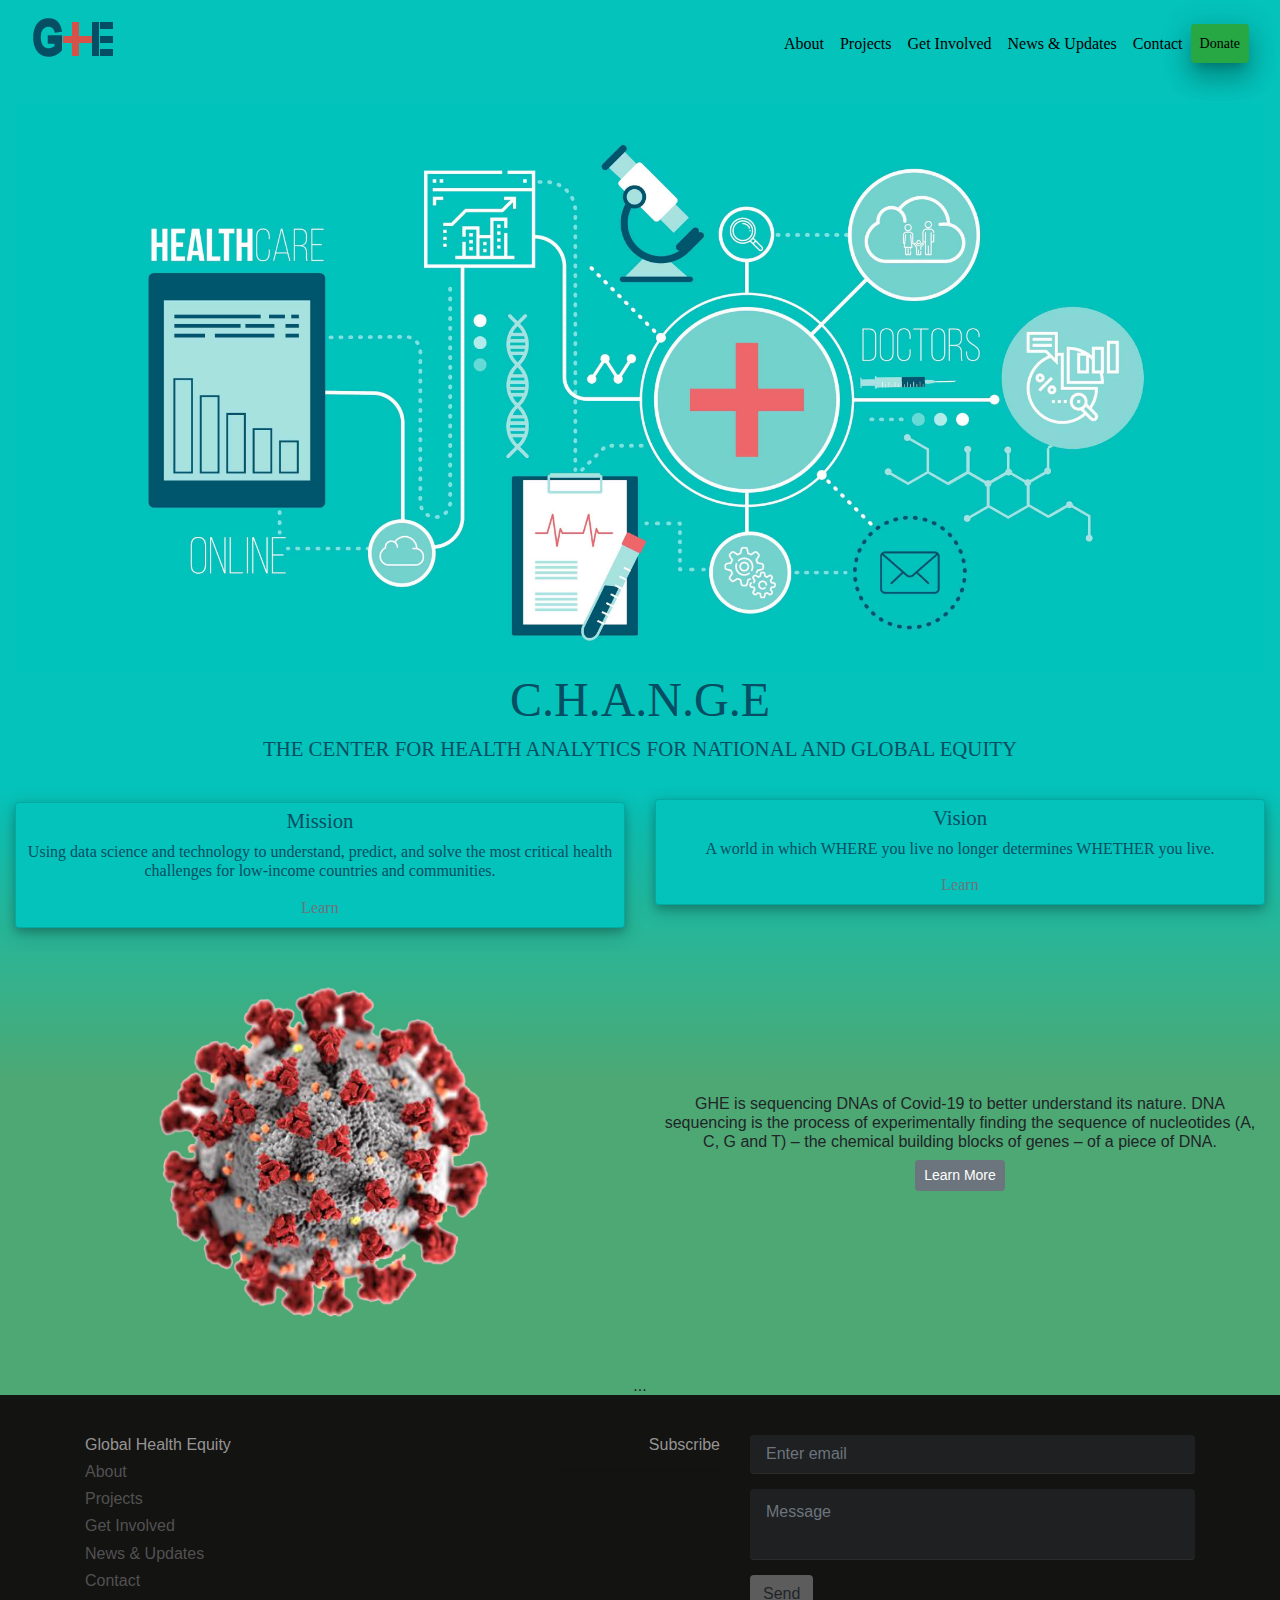
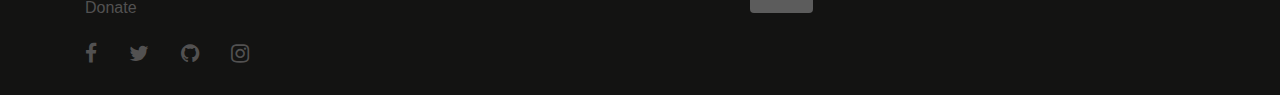
<file: index.html>
<!DOCTYPE html>
<html lang="en">
  <head>
    <title>Global Health Equity</title>
    <meta charset="utf-8" />
    <meta name="viewport" content="width=device-width, initial-scale=1" />
    <link
      rel="stylesheet"
      href="https://maxcdn.bootstrapcdn.com/bootstrap/4.4.1/css/bootstrap.min.css"
    />
    <script src="https://ajax.googleapis.com/ajax/libs/jquery/3.4.1/jquery.min.js"></script>
    <script src="https://cdnjs.cloudflare.com/ajax/libs/popper.js/1.16.0/umd/popper.min.js"></script>
    <script src="https://maxcdn.bootstrapcdn.com/bootstrap/4.4.1/js/bootstrap.min.js"></script>
    <link rel="stylesheet" type="text/css" href="./all_css.css" />
    <link
      rel="stylesheet"
      href="https://cdnjs.cloudflare.com/ajax/libs/font-awesome/4.7.0/css/font-awesome.min.css"
    />
    <script src="./all_js.js"></script>
  </head>
  <body>
    <!-- navigation bar  -->

    <nav
      id="nav"
      class="navbar navbar-default navbar-expand-sm"
      data-spy="affix"
      style="background: #04c3bb;"
    >
      <div class="container-fluid">
        <a href="./index.html" class="navbar-brand">
          <img src="./images/logo.png" />
        </a>
        <a
          class="navbar-toggler"
          type="button"
          data-toggle="collapse"
          data-target=".navbar-collapse"
          >☰</a
        >
        <div class="navbar-collapse collapse">
          <ul class="ml-auto navbar-nav nav_font">
            <li class="nav-item">
              <a href="./about.html" class="nav-link">About</a>
            </li>
            <li class="nav-item"><a href="#" class="nav-link">Projects</a></li>
            <li class="nav-item">
              <a href="#" class="nav-link">Get Involved</a>
            </li>
            <li class="nav-item">
              <a href="#" class="nav-link">News & Updates</a>
            </li>
            <li class="nav-item"><a href="#" class="nav-link">Contact</a></li>
            <li class="nav-item">
              <a
                href="#"
                class="nav-link btn btn-success btn-sm button-shadow--16dp"
                >Donate</a
              >
            </li>
          </ul>
        </div>
      </div>
    </nav>

    <!-- Picture content -->

    <div class="container-fluid pl-0 pr-0 p-3" style="background: #04c3bb;">
      <img src="./images/datascience.jpg" class="img-fluid" />

      <div class="centered_1 text-center">
        <h1>C.H.A.N.G.E</h1>
      </div>
      <div class="centered_1_1 text-center">
        <h3>THE CENTER FOR HEALTH ANALYTICS FOR NATIONAL AND GLOBAL EQUITY</h3>
      </div>
    </div>

    <!-- main content -->

    <div class="container-fluid gradient">
      <div class="centered_1_1 text-center">
        <div class="row">
          <div class="col-sm-6" style="margin-top: 1rem;">
            <div class="card">
              <h3 style="margin-top: 0.4rem;">Mission</h3>
              <h4>
                Using data science and technology to understand, predict, and
                solve the most critical health challenges for low-income
                countries and communities.
              </h4>
              <a href="#" class="btn btn-link text-secondary font-weight-light"
                >Learn
              </a>
            </div>
          </div>
          <div
            class="col-sm-6"
            style="margin-top: 0.8rem; margin-bottom: 11rem;"
          >
            <div class="card">
              <h3 style="margin-top: 0.4rem;">Vision</h3>
              <h4>
                A world in which WHERE you live no longer determines WHETHER you
                live.
              </h4>
              <a href="#" class="btn btn-link text-secondary font-weight-light"
                >Learn
              </a>
            </div>
          </div>
        </div>
      </div>
    </div>

    <!-- Project-->
    <div
      class="container-fluid text-center"
      style="background-color: rgb(77, 168, 115);"
    >
      <div class="row text-center" style="margin-bottom: 3rem;">
        <div class="col-sm-6">
          <div class="card_1" style="margin-top: -6rem;">
            <img
              src="./images/corona.png"
              class="img-fluid"
              style="margin-top: 0rem;"
            />
          </div>
        </div>

        <div class="col-sm-6" style="margin-top: 0.8rem;">
          <div class="card_1">
            <h4>
              GHE is sequencing DNAs of Covid-19 to better understand its
              nature. DNA sequencing is the process of experimentally finding
              the sequence of nucleotides (A, C, G and T) – the chemical
              building blocks of genes – of a piece of DNA.
            </h4>
            <a
              class="btn btn-secondary btn-sm text-center"
              href="#"
              role="button"
              >Learn More</a
            >
          </div>
        </div>
      </div>
      <h4>...</h4>
    </div>

    <!-- Footer -->

    <footer class="footer">
      <div class="container">
        <div class="row">
          <div class="col-md-5">
            <h4>Global Health Equity</h4>
            <div class="row">
              <div class="col-6">
                <ul class="list-unstyled">
                  <li>
                    <a href="./about.html"><h4>About</h4></a>
                  </li>
                  <li>
                    <a href=""><h4>Projects</h4></a>
                  </li>
                  <li>
                    <a href=""><h4>Get Involved</h4></a>
                  </li>
                  <li>
                    <a href=""><h4>News & Updates</h4></a>
                  </li>
                  <li>
                    <a href=""><h4>Contact</h4></a>
                  </li>
                  <li>
                    <a href=""><h4>Donate</h4></a>
                  </li>
                </ul>
              </div>
            </div>
            <ul class="nav">
              <li class="nav-item">
                <a href="" class="nav-link pl-0"
                  ><i class="fa fa-facebook fa-lg"></i
                ></a>
              </li>
              <li class="nav-item">
                <a href="" class="nav-link"
                  ><i class="fa fa-twitter fa-lg"></i
                ></a>
              </li>
              <li class="nav-item">
                <a href="" class="nav-link"
                  ><i class="fa fa-github fa-lg"></i
                ></a>
              </li>
              <li class="nav-item">
                <a href="" class="nav-link"
                  ><i class="fa fa-instagram fa-lg"></i
                ></a>
              </li>
            </ul>
            <br />
          </div>
          <div class="col-md-2">
            <h4 class="text-md-right">Subscribe</h4>
            <hr />
          </div>
          <div class="col-md-5">
            <form>
              <fieldset class="form-group">
                <input
                  type="email"
                  class="form-control"
                  id="exampleInputEmail1"
                  placeholder="Enter email"
                />
              </fieldset>
              <fieldset class="form-group">
                <textarea
                  class="form-control"
                  id="exampleMessage"
                  placeholder="Message"
                ></textarea>
              </fieldset>
              <fieldset
                class="form-group text-xs-right"
                style="margin-bottom: -2rem;"
              >
                <a
                  type="button"
                  class="btn btn-secondary-outline text-center"
                  style="background-color: rgb(92, 92, 92);"
                  href=""
                >
                  Send
                </a>
              </fieldset>
            </form>
          </div>
        </div>
      </div>
    </footer>
  </body>
</html>
</file>
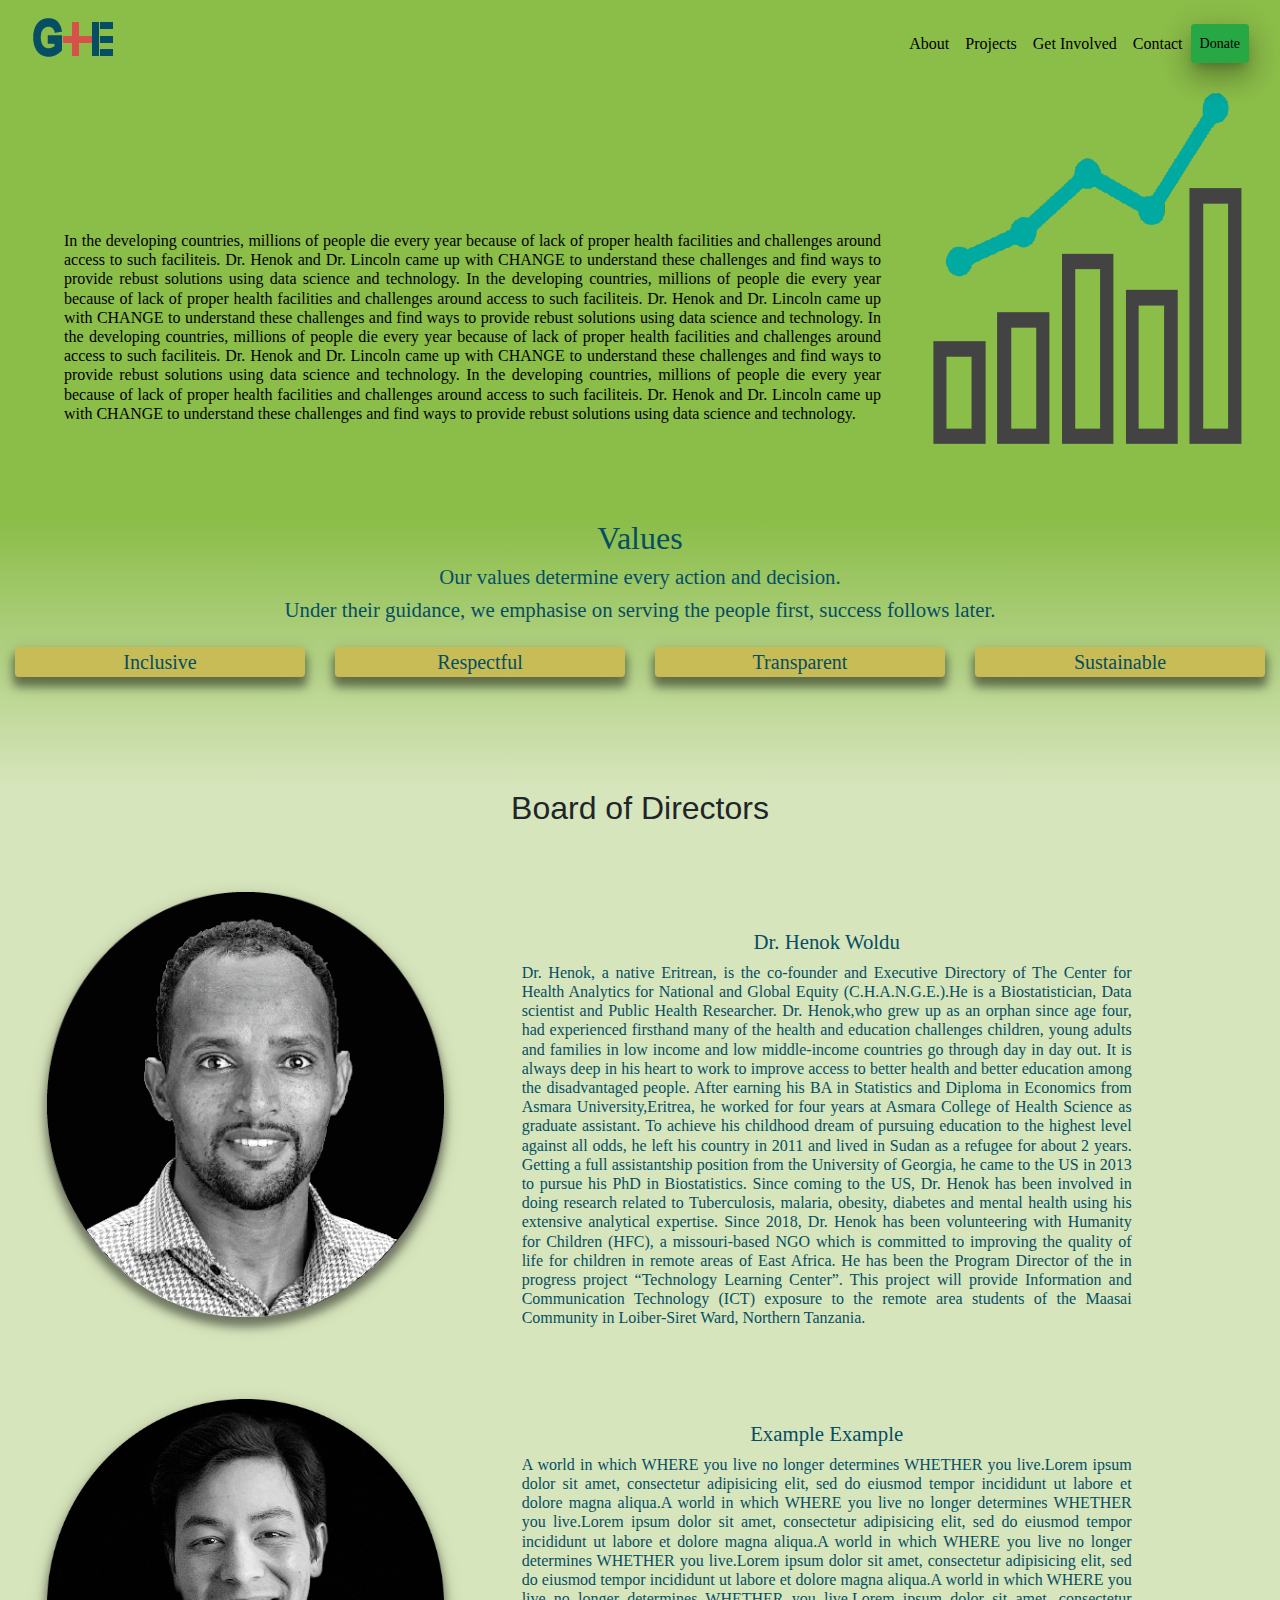
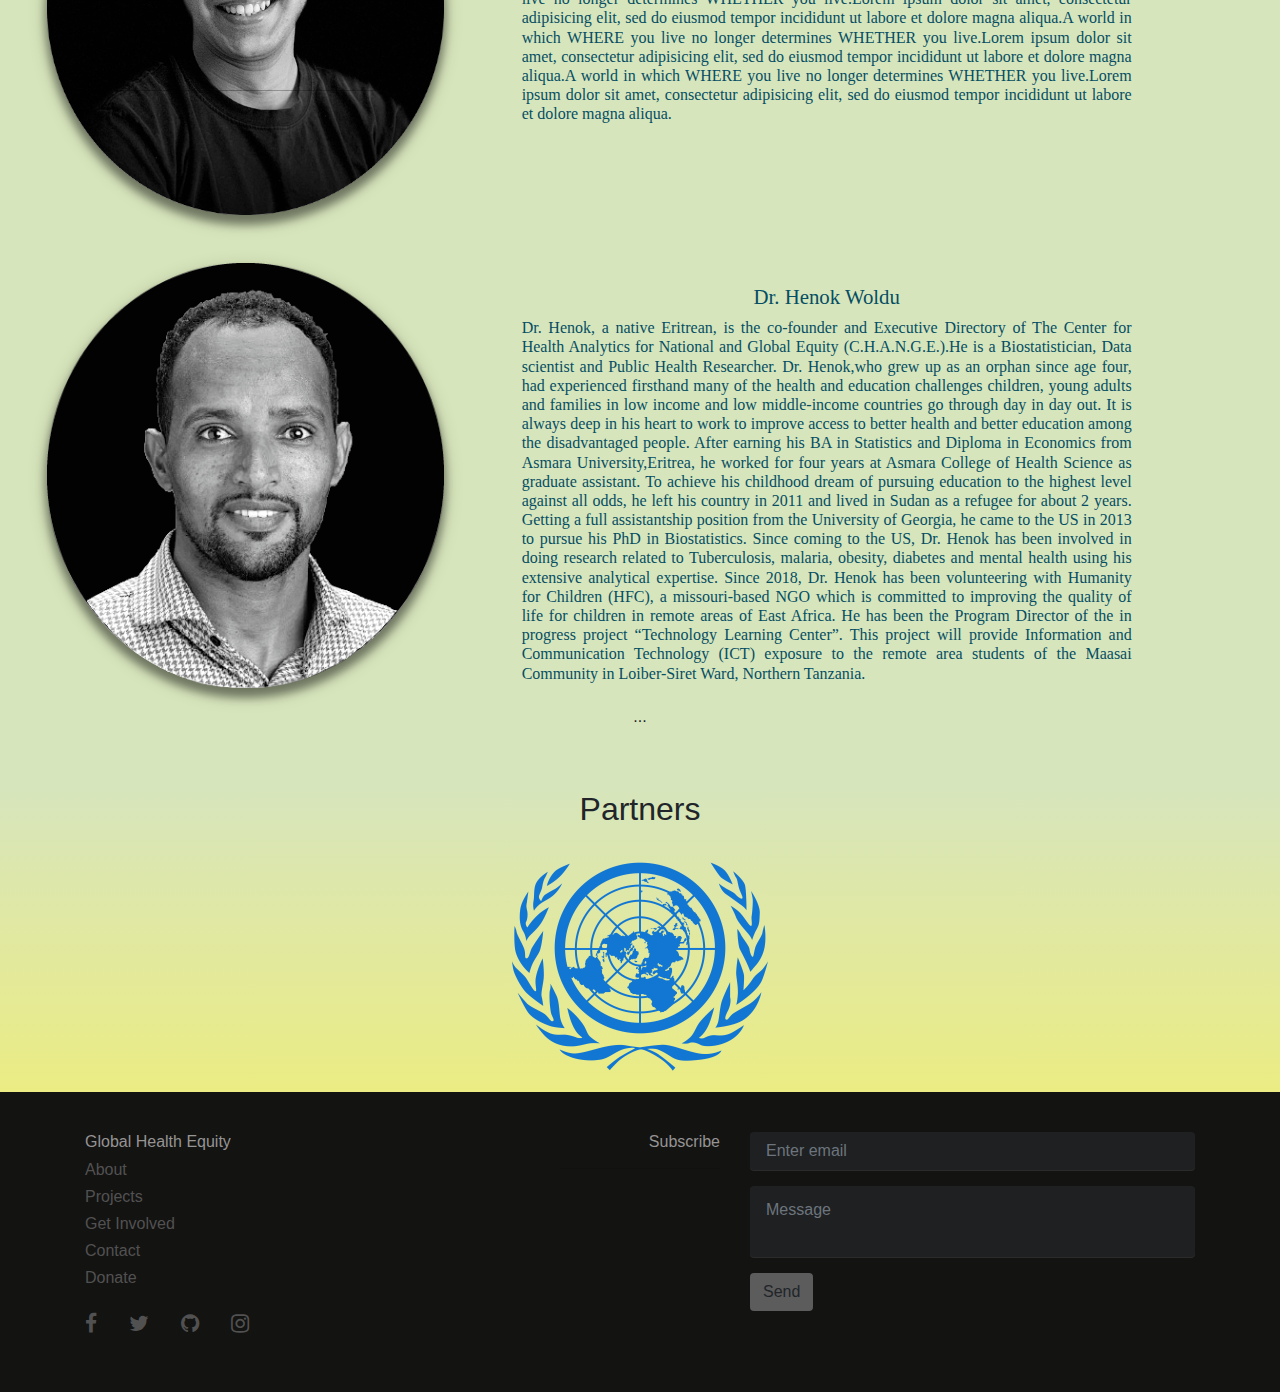
<file: about.html>
<!DOCTYPE html>
<html lang="en">
  <head>
    <title>Global Health Equity</title>
    <meta charset="utf-8" />
    <meta name="viewport" content="width=device-width, initial-scale=1" />
    <link
      rel="stylesheet"
      href="https://maxcdn.bootstrapcdn.com/bootstrap/4.4.1/css/bootstrap.min.css"
    />
    <script src="https://ajax.googleapis.com/ajax/libs/jquery/3.4.1/jquery.min.js"></script>
    <script src="https://cdnjs.cloudflare.com/ajax/libs/popper.js/1.16.0/umd/popper.min.js"></script>
    <script src="https://maxcdn.bootstrapcdn.com/bootstrap/4.4.1/js/bootstrap.min.js"></script>
    <link rel="stylesheet" type="text/css" href="./all_css.css" />
    <link
      rel="stylesheet"
      href="https://cdnjs.cloudflare.com/ajax/libs/font-awesome/4.7.0/css/font-awesome.min.css"
    />
    <script src="./all_js.js"></script>
  </head>
<body>



    <!-- navigation bar -->


    <nav
      id="nav"
      class="navbar navbar-default navbar-expand-sm"
      data-spy="affix"
      style="background: rgb(139, 189, 73);"
    >
      <div class="container-fluid">
        <a href="./index.html" class="navbar-brand">
          <img src="./images/logo.png" />
        </a>
        <a
          class="navbar-toggler"
          type="button"
          data-toggle="collapse"
          data-target=".navbar-collapse"
          >☰</a
        >
        <div class="navbar-collapse collapse">
          <ul class="ml-auto navbar-nav nav_font">
            <li class="nav-item"><a href="./about.html" class="nav-link">About</a></li>
            <li class="nav-item"><a href="./projects.html" class="nav-link">Projects</a></li>
            <li class="nav-item">
              <a href="./get_involved.html" class="nav-link">Get Involved</a>
            </li>
          
            <li class="nav-item"><a href="#" class="nav-link">Contact</a></li>
            <li class="nav-item">
              <a
                href="#"
                class="nav-link btn btn-success btn-sm button-shadow--16dp"
                >Donate</a
              >
            </li>
          </ul>
        </div>
      </div>
    </nav>

    <!-- navigation bar -->


  <div class="container-fluid pl-0 pr-0 p-3 gradient_about_1">
      <img  src="./images/data.png" class="img-fluid float-right"  style="margin-left:3rem; margin-right: 1rem; margin-bottom: 3rem; margin-top: -1rem;"/>

      <div class="centered_about_1 text-justify" style="margin-top: 8rem; margin-bottom: 5rem; margin-left: 3rem; margin-right: 3rem;">
        <h4>In the developing countries, millions of people die every year because of lack of proper health facilities and challenges around access to such faciliteis. 
            Dr. Henok and Dr. Lincoln came up with CHANGE to understand these challenges and find ways to provide rebust solutions using data science and technology. 
            In the developing countries, millions of people die every year because of lack of proper health facilities and challenges around access to such faciliteis. 
            Dr. Henok and Dr. Lincoln came up with CHANGE to understand these challenges and find ways to provide rebust solutions using data science and technology. 
            In the developing countries, millions of people die every year because of lack of proper health facilities and challenges around access to such faciliteis. 
            Dr. Henok and Dr. Lincoln came up with CHANGE to understand these challenges and find ways to provide rebust solutions using data science and technology. 
            In the developing countries, millions of people die every year because of lack of proper health facilities and challenges around access to such faciliteis. 
            Dr. Henok and Dr. Lincoln came up with CHANGE to understand these challenges and find ways to provide rebust solutions using data science and technology. 
           </h4>



      </div>  
  </div>  

 
            

  <div class="container-fluid gradient_about_2" style="background-color: rgb(94, 168, 59);">
      <div class="centered_1_1 text-center">
            <h2 class="text-center" style="margin-top: 0rem;">Values</h2>
               <h3 class="text-center" style="margin-top: 0rem;">Our values determine every action and decision. </h3>
                 <h3 class="text-center" style="margin-top: 0rem;">Under their guidance, we emphasise on serving the people first, success follows later. </h3>
          <div class="row" >          
                <div class="col-sm-3" style="margin-top: 1rem;">
                 <div class="card_about rounded mb-1" style="background-color:rgb(199, 188, 85);">
                  <p>Inclusive</p>
                 </div>
                </div>
           
                      
                <div class="col-sm-3" style="margin-top: 1rem;">
                 <div class="card_about rounded mb-1" style="background-color:rgb(199, 188, 85);">
                  <p>Respectful</p>
                 </div>
                </div>  

                <div class="col-sm-3" style="margin-top: 1rem;">
                 <div class="card_about rounded mb-1" style="background-color:rgb(199, 188, 85);">
                  <p>Transparent</p>
                 </div>
                </div>          
                
                <div class="col-sm-3" style="margin-top: 1rem; margin-bottom: 6rem;">
                 <div class="card_about rounded mb-1" style="background-color:rgb(199, 188, 85);">
                  <p>Sustainable</p>
                 </div>
                </div>
              
            </div>   
      </div>
    </div>
            

    





    <div class="container-fluid" style="background-color: rgb(215, 229, 188);">
      <h2 class="text-center" style="margin-bottom: 3rem;">Board of Directors</h2> 
      <div class="centered_1_1 text-center">
        <div class="row">  
                  <div class="col-sm-4" style="margin-top: 1rem; margin-left: 2rem; margin-right: 2rem;">
                    <div class="card_about rounded-circle" style="background-color:rgb(236, 236, 236);">
                          <img src="./images/henok.png" alt="arbind" style="width:100%">
                    </div>      
                  </div>

                  <div
                    class="col-sm-6"
                    style="margin-top: 3rem; margin-bottom: 1rem; margin-left: 1rem; margin-right: 1rem;"
                  >
                      <h3 style="margin-top: 0.4rem;">Dr. Henok Woldu </h3>
                      <h4 class="text-justify">
                        Dr. Henok, a native Eritrean, is  the co-founder and Executive Directory of The Center for Health Analytics for National and Global Equity (C.H.A.N.G.E.).He is a Biostatistician, Data scientist and Public Health Researcher. 

Dr. Henok,who grew up as an orphan since age four, had experienced firsthand many of the health and education challenges children, young adults and families in low income and low middle-income countries go through day in day out.  It is always deep in his heart to work to improve access to better health and better education among the disadvantaged people.  After earning his BA in Statistics and Diploma in Economics from Asmara University,Eritrea,  he worked for four years at Asmara College of Health Science as graduate assistant. To achieve his childhood dream of pursuing education to the highest level against all odds, he left his country in 2011 and lived in Sudan as a refugee for about 2 years. Getting a full assistantship position from the University of Georgia, he came to the US in 2013 to pursue his PhD in Biostatistics. Since coming to the US, Dr. Henok has been involved in doing research related to Tuberculosis, malaria, obesity, diabetes and mental health using his extensive analytical expertise.

Since 2018, Dr. Henok has been volunteering with Humanity for Children (HFC), a missouri-based NGO which is committed to improving the quality of life for children in remote areas of East Africa. He has been the  Program Director of the in progress project “Technology Learning Center”. This project will provide Information and Communication
Technology (ICT) exposure to the remote area students of the Maasai Community in Loiber-Siret Ward, Northern Tanzania.
  
                          </h4>  
                    </div>

                  <div class="col-sm-4" style="margin-top: 3rem; margin-left: 2rem; margin-right: 2rem;">
                    <div class="card_about rounded-circle" style="background-color:rgb(236, 236, 236);">
                          <img src="./images/arbind.png" alt="arbind" style="width:100%">
                    </div>      
                  </div>

                  <div
                    class="col-sm-6"
                    style="margin-top: 4rem; margin-bottom: 1rem; margin-left: 1rem; margin-right: 1rem;"
                  >
                      <h3 style="margin-top: 0.4rem;">Example Example </h3>
                      <h4 class="text-justify">
                        A world in which WHERE you live no longer determines WHETHER you
                        live.Lorem ipsum dolor sit amet, consectetur adipisicing elit,
                            sed do eiusmod tempor incididunt ut labore et dolore magna aliqua.A world in which WHERE you live no longer determines WHETHER you
                        live.Lorem ipsum dolor sit amet, consectetur adipisicing elit,
                            sed do eiusmod tempor incididunt ut labore et dolore magna aliqua.A world in which WHERE you live no longer determines WHETHER you
                        live.Lorem ipsum dolor sit amet, consectetur adipisicing elit,
                            sed do eiusmod tempor incididunt ut labore et dolore magna aliqua.A world in which WHERE you live no longer determines WHETHER you
                        live.Lorem ipsum dolor sit amet, consectetur adipisicing elit,
                            sed do eiusmod tempor incididunt ut labore et dolore magna aliqua.A world in which WHERE you live no longer determines WHETHER you
                        live.Lorem ipsum dolor sit amet, consectetur adipisicing elit,
                            sed do eiusmod tempor incididunt ut labore et dolore magna aliqua.A world in which WHERE you live no longer determines WHETHER you
                        live.Lorem ipsum dolor sit amet, consectetur adipisicing elit,
                            sed do eiusmod tempor incididunt ut labore et dolore magna aliqua.  
                          </h4>  
                   </div>


                    <div class="col-sm-4" style="margin-top: 3rem; margin-left: 2rem; margin-right: 2rem;">
                      <div class="card_about rounded-circle" style="background-color:rgb(236, 236, 236);">
                          <img src="./images/henok.png" alt="arbind" style="width:100%">
                      </div>      
                    </div>

                  <div
                    class="col-sm-6"
                    style="margin-top: 4rem; margin-bottom: 0rem; margin-left: 1rem; margin-right: 1rem;"
                  >
                      <h3 style="margin-top: 0.4rem;">Dr. Henok Woldu </h3>
                      <h4 class="text-justify">
                     Dr. Henok, a native Eritrean, is  the co-founder and Executive Directory of The Center for Health Analytics for National and Global Equity (C.H.A.N.G.E.).He is a Biostatistician, Data scientist and Public Health Researcher. 

Dr. Henok,who grew up as an orphan since age four, had experienced firsthand many of the health and education challenges children, young adults and families in low income and low middle-income countries go through day in day out.  It is always deep in his heart to work to improve access to better health and better education among the disadvantaged people.  After earning his BA in Statistics and Diploma in Economics from Asmara University,Eritrea,  he worked for four years at Asmara College of Health Science as graduate assistant. To achieve his childhood dream of pursuing education to the highest level against all odds, he left his country in 2011 and lived in Sudan as a refugee for about 2 years. Getting a full assistantship position from the University of Georgia, he came to the US in 2013 to pursue his PhD in Biostatistics. Since coming to the US, Dr. Henok has been involved in doing research related to Tuberculosis, malaria, obesity, diabetes and mental health using his extensive analytical expertise.

Since 2018, Dr. Henok has been volunteering with Humanity for Children (HFC), a missouri-based NGO which is committed to improving the quality of life for children in remote areas of East Africa. He has been the  Program Director of the in progress project “Technology Learning Center”. This project will provide Information and Communication
Technology (ICT) exposure to the remote area students of the Maasai Community in Loiber-Siret Ward, Northern Tanzania.
  
                          </h4>  
                   </div>
          </div>                
      </div>
     </div>
     
              
        <div class="container-fluid" style="background-color: rgb(215, 229, 188); padding-top: 1rem;padding-bottom: 4rem;">
          <h4 class="text-center" style="margin-top: 0rem; margin-bottom: 0rem;">...</h4>
 
        </div>
      
  
 
      <div class="container-fluid gradient_about_3" style="background-color: rgb(215, 229, 188);">
        <h2 class="text-center" style="margin-top: 0rem;">Partners</h2>
        <img  src="./images/un.png" class="img-fluid mx-auto d-block"  style="margin-top:0rem; margin-right: 4rem;"/>
      
      </div>
        
      

          
    <!-- Footer -->

    <footer class="footer">
      <div class="container">
        <div class="row">
          <div class="col-md-5">
            <h4>Global Health Equity</h4>
            <div class="row">
              <div class="col-6">
                <ul class="list-unstyled">
                  <li>
                    <a href="./about.html"><h4>About</h4></a>
                  </li>
                  <li>
                    <a href="./projects.html"><h4>Projects</h4></a>
                  </li>
                  <li>
                    <a href="./get_involved.html"><h4>Get Involved</h4></a>
                  </li>
                 
                  <li>
                    <a href=""><h4>Contact</h4></a>
                  </li>
                  <li>
                    <a href=""><h4>Donate</h4></a>
                  </li>
                </ul>
              </div>
            </div>
            <ul class="nav">
              <li class="nav-item">
                <a href="" class="nav-link pl-0"
                  ><i class="fa fa-facebook fa-lg"></i
                ></a>
              </li>
              <li class="nav-item">
                <a href="" class="nav-link"
                  ><i class="fa fa-twitter fa-lg"></i
                ></a>
              </li>
              <li class="nav-item">
                <a href="" class="nav-link"
                  ><i class="fa fa-github fa-lg"></i
                ></a>
              </li>
              <li class="nav-item">
                <a href="" class="nav-link"
                  ><i class="fa fa-instagram fa-lg"></i
                ></a>
              </li>
            </ul>
            <br />
          </div>
          <div class="col-md-2">
            <h4 class="text-md-right">Subscribe</h4>
            <hr />
          </div>
          <div class="col-md-5">
            <form>
              <fieldset class="form-group">
                <input
                  type="email"
                  class="form-control"
                  id="exampleInputEmail1"
                  placeholder="Enter email"
                />
              </fieldset>
              <fieldset class="form-group">
                <textarea
                  class="form-control"
                  id="exampleMessage"
                  placeholder="Message"
                ></textarea>
              </fieldset>
              <fieldset
                class="form-group text-xs-right"
                style="margin-bottom: -2rem;"
              >
                <a
                  type="button"
                  class="btn btn-secondary-outline text-center"
                  style="background-color: rgb(92, 92, 92);"
                  href=""
                >
                  Send
                </a>
              </fieldset>
            </form>
          </div>
        </div>
      </div>
    </footer>
     


</body>
  </body>
</html>
</file>
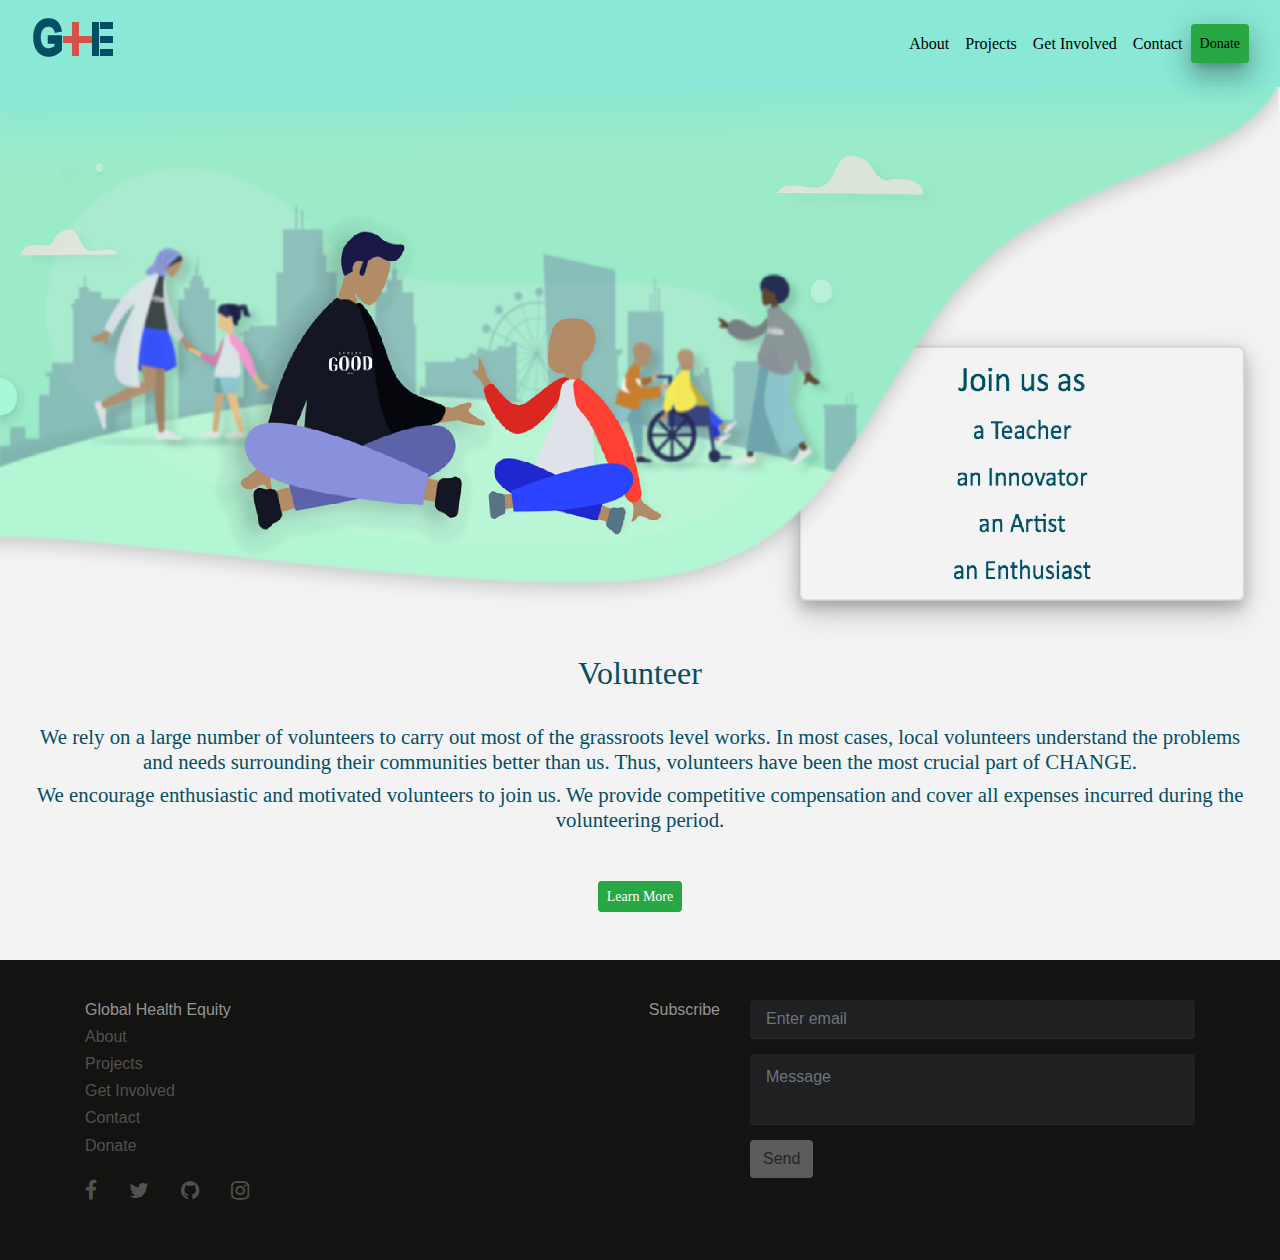
<file: get_involved.html>
<!DOCTYPE html>
<html lang="en">
  <head>
    <title>Global Health Equity</title>
    <meta charset="utf-8" />
    <meta name="viewport" content="width=device-width, initial-scale=1" />
    <link
      rel="stylesheet"
      href="https://maxcdn.bootstrapcdn.com/bootstrap/4.4.1/css/bootstrap.min.css"
    />
    <script src="https://ajax.googleapis.com/ajax/libs/jquery/3.4.1/jquery.min.js"></script>
    <script src="https://cdnjs.cloudflare.com/ajax/libs/popper.js/1.16.0/umd/popper.min.js"></script>
    <script src="https://maxcdn.bootstrapcdn.com/bootstrap/4.4.1/js/bootstrap.min.js"></script>
    <link rel="stylesheet" type="text/css" href="./all_css.css" />
    <link
      rel="stylesheet"
      href="https://cdnjs.cloudflare.com/ajax/libs/font-awesome/4.7.0/css/font-awesome.min.css"
    />
    <script src="./all_js.js"></script>
  </head>
  <body>
    <!-- navigation bar  -->

    <nav
      id="nav"
      class="navbar navbar-default navbar-expand-sm"
      data-spy="affix"
      style="background: #89e9d6;"
    >
      <div class="container-fluid">
        <a href="./index.html" class="navbar-brand">
          <img src="./images/logo.png" />
        </a>
        <a
          class="navbar-toggler"
          type="button"
          data-toggle="collapse"
          data-target=".navbar-collapse"
          >☰</a
        >
        <div class="navbar-collapse collapse">
          <ul class="ml-auto navbar-nav nav_font">
            <li class="nav-item">
              <a href="./about.html" class="nav-link">About</a>
            </li>
            <li class="nav-item">
              <a href="./projects.html" class="nav-link">Projects</a>
            </li>
            <li class="nav-item">
              <a href="./get_involved.html" class="nav-link">Get Involved</a>
            </li>

            <li class="nav-item"><a href="#" class="nav-link">Contact</a></li>
            <li class="nav-item">
              <a
                href="#"
                class="nav-link btn btn-success btn-sm button-shadow--16dp"
                >Donate</a
              >
            </li>
          </ul>
        </div>
      </div>
    </nav>

    <!-- Picture content -->

    <div class="container-fluid p-0" style="background: #f3f3f3;">
      <img src="./images/involvement.png" class="img-fluid" />

      <div class="centered_1_1 text-center">
        <h2 style="margin-bottom: 2rem;">Volunteer</h2>
        <h3 style="margin-left: 2rem; margin-right: 2rem;">
          We rely on a large number of volunteers to carry out most of the
          grassroots level works. In most cases, local volunteers understand the
          problems and needs surrounding their communities better than us. Thus,
          volunteers have been the most crucial part of CHANGE.
        </h3>
        <h3 style="margin-left: 2rem; margin-right: 2rem; margin-bottom: 3rem;">
          We encourage enthusiastic and motivated volunteers to join us. We
          provide competitive compensation and cover all expenses incurred
          during the volunteering period.
        </h3>
        <a
          class="btn btn-success btn-sm text-center"
          href="#"
          role="button"
          style="margin-bottom: 3rem;"
          >Learn More</a
        >
      </div>
    </div>

    <!-- main content -->
    <!-- 
    <div class="container-fluid gradient">
      <div class="centered_1_1 text-center">
        <div class="row">
          <div class="col-sm-3" style="margin-top: 1rem;">
            <div class="card">
              <h3 style="margin-top: 0.4rem;">Join us as</h3>
              <h3>a Teacher</h3>
              <h3>an Innovator</h3>
              <h3>an Artist</h3>
              <h3>an Enthusiast</h3>
            </div>
          </div>
        </div>
      </div>
    </div> -->

    <!-- Project-->

    <!-- Footer -->

    <footer class="footer">
      <div class="container">
        <div class="row">
          <div class="col-md-5">
            <h4>Global Health Equity</h4>
            <div class="row">
              <div class="col-6">
                <ul class="list-unstyled">
                  <li>
                    <a href="./about.html"><h4>About</h4></a>
                  </li>
                  <li>
                    <a href="./projects.html"><h4>Projects</h4></a>
                  </li>
                  <li>
                    <a href="./get_involved.html"><h4>Get Involved</h4></a>
                  </li>
                  <li>
                    <a href=""><h4>Contact</h4></a>
                  </li>
                  <li>
                    <a href=""><h4>Donate</h4></a>
                  </li>
                </ul>
              </div>
            </div>
            <ul class="nav">
              <li class="nav-item">
                <a href="" class="nav-link pl-0"
                  ><i class="fa fa-facebook fa-lg"></i
                ></a>
              </li>
              <li class="nav-item">
                <a href="" class="nav-link"
                  ><i class="fa fa-twitter fa-lg"></i
                ></a>
              </li>
              <li class="nav-item">
                <a href="" class="nav-link"
                  ><i class="fa fa-github fa-lg"></i
                ></a>
              </li>
              <li class="nav-item">
                <a href="" class="nav-link"
                  ><i class="fa fa-instagram fa-lg"></i
                ></a>
              </li>
            </ul>
            <br />
          </div>
          <div class="col-md-2">
            <h4 class="text-md-right">Subscribe</h4>
            <hr />
          </div>
          <div class="col-md-5">
            <form>
              <fieldset class="form-group">
                <input
                  type="email"
                  class="form-control"
                  id="exampleInputEmail1"
                  placeholder="Enter email"
                />
              </fieldset>
              <fieldset class="form-group">
                <textarea
                  class="form-control"
                  id="exampleMessage"
                  placeholder="Message"
                ></textarea>
              </fieldset>
              <fieldset
                class="form-group text-xs-right"
                style="margin-bottom: -2rem;"
              >
                <a
                  type="button"
                  class="btn btn-secondary-outline text-center"
                  style="background-color: rgb(92, 92, 92);"
                  href=""
                >
                  Send
                </a>
              </fieldset>
            </form>
          </div>
        </div>
      </div>
    </footer>
  </body>
</html>
</file>
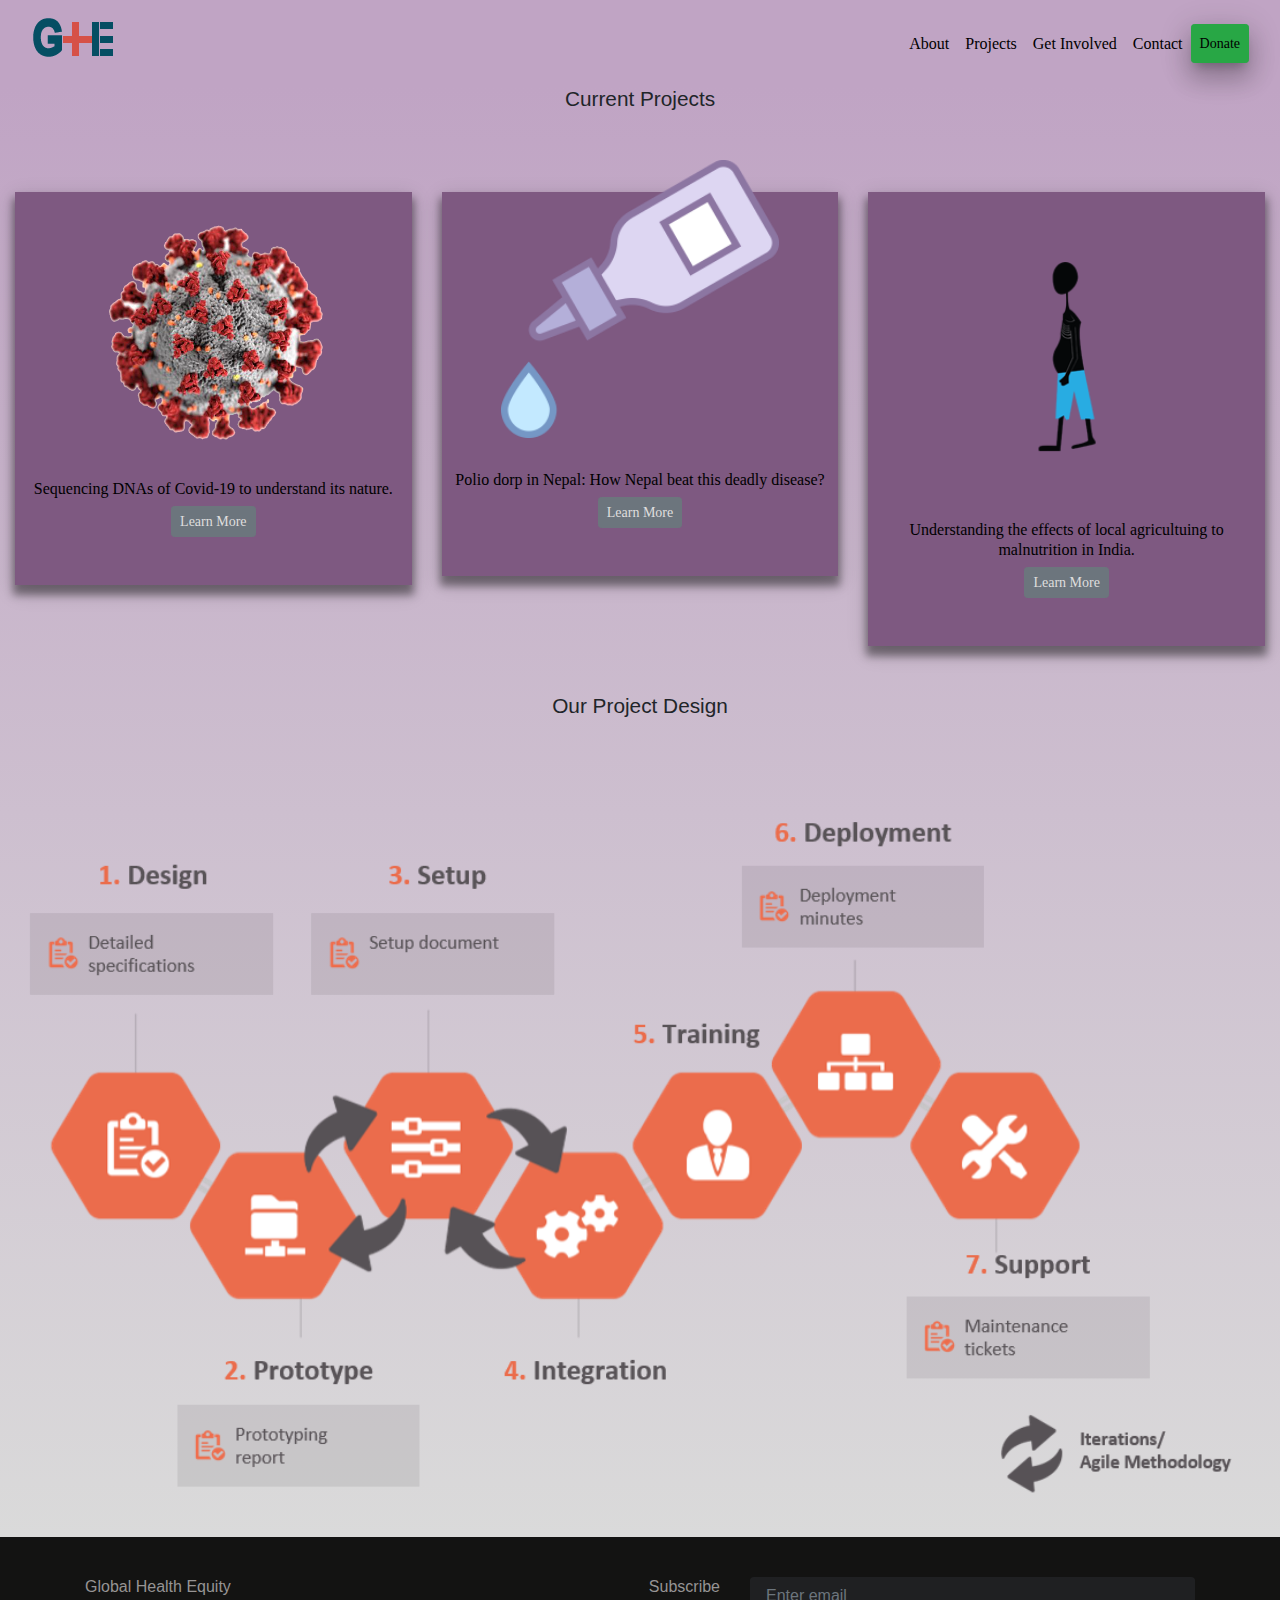
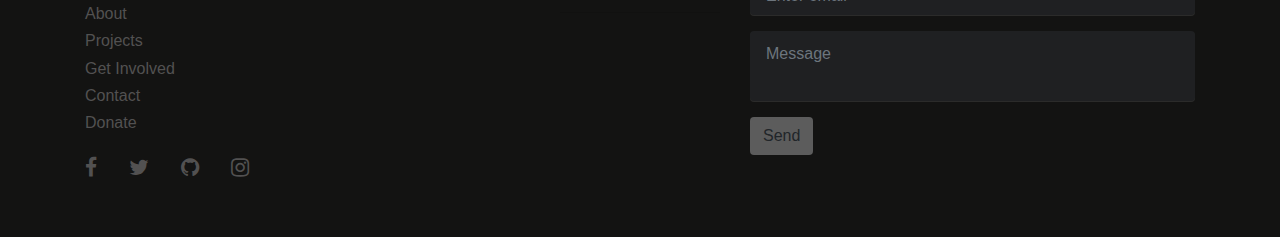
<file: projects.html>
<!DOCTYPE html>
<html lang="en">
  <head>
    <title>Global Health Equity</title>
    <meta charset="utf-8" />
    <meta name="viewport" content="width=device-width, initial-scale=1" />
    <link
      rel="stylesheet"
      href="https://maxcdn.bootstrapcdn.com/bootstrap/4.4.1/css/bootstrap.min.css"
    />
    <script src="https://ajax.googleapis.com/ajax/libs/jquery/3.4.1/jquery.min.js"></script>
    <script src="https://cdnjs.cloudflare.com/ajax/libs/popper.js/1.16.0/umd/popper.min.js"></script>
    <script src="https://maxcdn.bootstrapcdn.com/bootstrap/4.4.1/js/bootstrap.min.js"></script>
    <link rel="stylesheet" type="text/css" href="./all_css.css" />
    <link
      rel="stylesheet"
      href="https://cdnjs.cloudflare.com/ajax/libs/font-awesome/4.7.0/css/font-awesome.min.css"
    />
    <script src="./all_js.js"></script>
  </head>
<body>



    <!-- navigation bar -->


    <nav
      id="nav"
      class="navbar navbar-default navbar-expand-sm"
      data-spy="affix"
      style="background: rgb(192, 164, 196);"
    >
      <div class="container-fluid">
        <a href="./index.html" class="navbar-brand">
          <img src="./images/logo.png" />
        </a>
        <a
          class="navbar-toggler"
          type="button"
          data-toggle="collapse"
          data-target=".navbar-collapse"
          >☰</a
        >
        <div class="navbar-collapse collapse">
          <ul class="ml-auto navbar-nav nav_font">
            <li class="nav-item"><a href="./about.html" class="nav-link">About</a></li>
            <li class="nav-item"><a href="./projects.html" class="nav-link">Projects</a></li>
            <li class="nav-item">
              <a href="./get_involved.html" class="nav-link">Get Involved</a>
            </li>
          
            <li class="nav-item"><a href="#" class="nav-link">Contact</a></li>
            <li class="nav-item">
              <a
                href="#"
                class="nav-link btn btn-success btn-sm button-shadow--16dp"
                >Donate</a
              >
            </li>
          </ul>
        </div>
      </div>
    </nav>

    <!-- navigation bar -->


    <!-- main content -->


<div class="container-fluid gradient_projects_1">
      <h3 class="text-center" style="margin-bottom: 3rem;">Current Projects</h3> 
      <div class="centered_1_1 text-center">
        <div class="row">  
                  <div class="col-sm-4" style="margin-top: 2rem; margin-left: 0rem; margin-right: 0rem;">
                    <div class="card_projects" style="background-color:rgb(126, 89, 129);">
                          <img src="./images/corona.png" alt="corona" style="width:100%; margin-top: 2rem; margin-bottom: 2rem;">
                          <h4 class="text-center" style="color: rgb(0, 0, 0);">
                        Sequencing DNAs of Covid-19 to understand its nature.
  
                          </h4>  
                          <a
                            class="btn btn-secondary btn-sm text-center"
                            href="#"
                            role="button"
                            style="margin-bottom: 3rem; color: rgb(223, 222, 221);"
                            >Learn More</a
                            >
                    </div>      
                  </div>



                  <div class="col-sm-4" style="margin-top: 2rem; margin-left: 0rem; margin-right: 0rem;">
                    <div class="card_projects" style="background-color:rgb(126, 89, 129);">
                          <img src="./images/polio.png" alt="polio" style="width:70%; margin-top: -2rem; margin-bottom: 2rem;">
                          <h4 class="text-center" style="color: rgb(0, 0, 0);">
                        Polio dorp in Nepal: How Nepal beat this deadly disease? 
  
                          </h4>  
                          <a
                            class="btn btn-secondary btn-sm text-center"
                            href="#"
                            role="button"
                            style="margin-bottom: 3rem; color: rgb(223, 222, 221);"
                            >Learn More</a
                            >
                    </div>      
                  </div>  


                  <div class="col-sm-4" style="margin-top: 2rem; margin-bottom:3rem; margin-left: 0rem; margin-right: 0rem;">
                    <div class="card_projects" style="background-color:rgb(126, 89, 129);">
                          <img src="./images/mal.png" alt="mal" style="width:100%; margin-top: 2rem; margin-bottom: 2rem; ">
                          <h4 class="text-center" style="color: rgb(0, 0, 0);">
                        Understanding the effects of local agricultuing to malnutrition in India. 
  
                          </h4>  
                          <a
                            class="btn btn-secondary btn-sm text-center"
                            href="#"
                            role="button"
                            style="margin-bottom: 3rem; color: rgb(223, 222, 221);"
                            >Learn More</a
                            >
                    </div>      
                  </div>
                  

                     
              

                 


                    
          </div>                
      </div>
       <h3 class="text-center" style="margin-bottom: 3rem;">Our Project Design</h3> 
        <img src="./images/project_design.png" alt="mal" style="width:100%; margin-top: 2rem; margin-bottom: 2rem; ">

     </div>
     

              
    <!-- Footer -->

    <footer class="footer">
      <div class="container">
        <div class="row">
          <div class="col-md-5">
            <h4>Global Health Equity</h4>
            <div class="row">
              <div class="col-6">
                <ul class="list-unstyled">
                  <li>
                    <a href="./about.html"><h4>About</h4></a>
                  </li>
                  <li>
                    <a href="./projects.html"><h4>Projects</h4></a>
                  </li>
                  <li>
                    <a href="./get_involved.html"><h4>Get Involved</h4></a>
                  </li>
                 
                  <li>
                    <a href=""><h4>Contact</h4></a>
                  </li>
                  <li>
                    <a href=""><h4>Donate</h4></a>
                  </li>
                </ul>
              </div>
            </div>
            <ul class="nav">
              <li class="nav-item">
                <a href="" class="nav-link pl-0"
                  ><i class="fa fa-facebook fa-lg"></i
                ></a>
              </li>
              <li class="nav-item">
                <a href="" class="nav-link"
                  ><i class="fa fa-twitter fa-lg"></i
                ></a>
              </li>
              <li class="nav-item">
                <a href="" class="nav-link"
                  ><i class="fa fa-github fa-lg"></i
                ></a>
              </li>
              <li class="nav-item">
                <a href="" class="nav-link"
                  ><i class="fa fa-instagram fa-lg"></i
                ></a>
              </li>
            </ul>
            <br />
          </div>
          <div class="col-md-2">
            <h4 class="text-md-right">Subscribe</h4>
            <hr />
          </div>
          <div class="col-md-5">
            <form>
              <fieldset class="form-group">
                <input
                  type="email"
                  class="form-control"
                  id="exampleInputEmail1"
                  placeholder="Enter email"
                />
              </fieldset>
              <fieldset class="form-group">
                <textarea
                  class="form-control"
                  id="exampleMessage"
                  placeholder="Message"
                ></textarea>
              </fieldset>
              <fieldset
                class="form-group text-xs-right"
                style="margin-bottom: -2rem;"
              >
                <a
                  type="button"
                  class="btn btn-secondary-outline text-center"
                  style="background-color: rgb(92, 92, 92);"
                  href=""
                >
                  Send
                </a>
              </fieldset>
            </form>
          </div>
        </div>
      </div>
    </footer>

</body>
  </body>
</html>
</file>
<file: all_css.css>
html {
  position: relative;
  min-height: 100%;
}
body {
  height: 100%;
  margin-bottom: 300px;
}

.first {
  height: 100vh;
  min-height: 400px;
  background-size: cover;
  background-image: white;
  background-position: top center;
}

.affix {
  background-color: transparent;
  -webkit-transition: padding 0.2s ease-out;
  -moz-transition: padding 0.2s ease-out;
  -o-transition: padding 0.2s ease-out;
  transition: padding 0.2s ease-out;
}

@media (min-width: 768px) {
  .affix-top {
    /* navbar style at top */
    background-color: transparent;
    border-color: transparent;
    padding: 15px;
    -webkit-transition: all 0.5s ease;
    -moz-transition: all 0.5s ease;
    -o-transition: all 0.5s ease;
    transition: all 0.5s ease;
    position: fixed;
  }
}

nav .navbar-nav .nav-link,
nav .navbar-brand {
  color: #000;
}

section {
  height: calc(90% - 50px);
  height: 90vh;
}

.nav_font {
  font-family: "Calibri";
  font-style: Calibri;
  font-weight: lighter;
}

.centered_1 {
  color: #054e63;
  font-family: "Calibri";
  font-style: Calibri;
  font-weight: lighter;
  /* transform: translate(-50%, -50%); */
}

.centered_1_1 {
  color: #054e63;
  font-size: 20px;
  font-family: "Calibri";
  font-style: Calibri;
  font-weight: lighter;
  /* transform: translate(-50%, -50%); */
}

.centered_about_1 {
  color: #000000;
  font-size: 20px;
  top: 30%;
  font-family: "Calibri";
  font-style: Calibri;
  font-weight: lighter;
  /* transform: translate(-50%, -50%); */
}
/* 

responsive font size */
h1 {
  font-size: 1.5rem;
}
h2 {
  font-size: 0.8rem;
}
h3 {
  font-size: 0.8rem;
}
h4 {
  font-size: 0.75rem;
}

@media (min-width: 544px) {
  h1 {
    font-size: 1.5rem;
  }
  h2 {
    font-size: 1.2rem;
  }
  h3 {
    font-size: 1rem;
  }
  h4 {
    font-size: 0.85rem;
  }
}

@media (min-width: 768px) {
  h1 {
    font-size: 2.5rem;
  }
  h2 {
    font-size: 2rem;
  }
  h3 {
    font-size: 1rem;
  }
  h4 {
    font-size: 0.85rem;
  }
}

@media (min-width: 992px) {
  h1 {
    font-size: 3rem;
  }
  h2 {
    font-size: 2rem;
  }
  h3 {
    font-size: 1.3rem;
  }
  h4 {
    font-size: 1rem;
  }
}

@media (min-width: 1200px) {
  h1 {
    font-size: 3rem;
  }
  h2 {
    font-size: 2rem;
  }
  h3 {
    font-size: 1.3rem;
  }
  h4 {
    font-size: 1rem;
  }
}

@media (min-width: 1680px) {
  h1 {
    font-size: 3rem;
  }
  h2 {
    font-size: 2rem;
  }
  h3 {
    font-size: 1.3rem;
  }
  h4 {
    font-size: 1rem;
  }
}

.gradient {
  background-image: -webkit-gradient(
    linear,
    left top,
    left bottom,
    from(rgba(4, 195, 187, 1)),
    to(rgb(77, 168, 115))
  );
}

.gradient_2 {
  background-image: -webkit-gradient(
    linear,
    left top,
    left bottom,
    from(rgb(77, 168, 115)),
    to(rgb(22, 22, 22))
  );
}
.gradient_about_1 {
  background-image: -webkit-gradient(
    linear,
    left top,
    left bottom,
    from(rgb(139, 189, 73)),
    to(rgb(139, 189, 73))
  );
}
.gradient_about_2 {
  background-image: -webkit-gradient(
    linear,
    left top,
    left bottom,
    from(rgb(139, 189, 73)),
    to(rgb(215, 229, 188))
  );
}

.gradient_about_3 {
  background-image: -webkit-gradient(
    linear,
    left top,
    left bottom,
    from(rgb(215, 229, 188)),
    to(rgb(235, 236, 131))
  );
}
.gradient_projects_1 {
  background-image: -webkit-gradient(
    linear,
    left top,
    left bottom,
    from(rgb(192, 164, 196)),
    to(rgb(218, 218, 218))
  );
}

.button-shadow--16dp {
  box-shadow: 0 16px 24px 2px rgba(0, 0, 0, 0.18),
    0 6px 30px 5px rgba(0, 0, 0, 0.12), 0 8px 10px -5px rgba(0, 0, 0, 0.2);
}

div.card {
  width: 100%;
  box-shadow: 0 4px 8px 0 rgba(0, 0, 0, 0.2), 0 6px 20px 0 rgba(0, 0, 0, 0.19);
  text-align: center;
  background: #04c3bb;
  /* background-image: -webkit-gradient(linear, left top, left bottom, to(rgba(4,195,187,0.5)), from(rgba(5, 78, 99,1.0))); */
}

div.card_1 {
  width: 100%;
  /* box-shadow: 0 4px 8px 0 rgba(0, 0, 0, 0.2), 0 6px 20px 0 rgba(0, 0, 0, 0.19); */
  text-align: center;
  background: transparent;
  /* background-image: -webkit-gradient(linear, left top, left bottom, to(rgba(4,195,187,0.5)), from(rgba(5, 78, 99,1.0))); */
}
div.card_about {
  width: 100%;
  box-shadow: 0 8px 8px 2px rgba(0, 0, 0, 0.4), 0 6px 20px 0 rgba(0, 0, 0, 0.19);
  text-align: center;
  background: #000000;
  /* background-image: -webkit-gradient(linear, left top, left bottom, to(rgba(4,195,187,0.5)), from(rgba(5, 78, 99,1.0))); */
}

div.card_projects {
  width: 100%;
  box-shadow: 0 8px 8px 2px rgba(0, 0, 0, 0.4), 0 6px 20px 0 rgba(0, 0, 0, 0.19);
  text-align: center;
  background: #000000;
  /* background-image: -webkit-gradient(linear, left top, left bottom, to(rgba(4,195,187,0.5)), from(rgba(5, 78, 99,1.0))); */
}

/* footer */

.footer {
  position: absolute;
  bottom: 0;
  width: 100%;
  /* Set the fixed height of the footer here */
  height: 300px;
}

/* Taller footer on small screens */
@media (max-width: 34em) {
  body {
    margin-bottom: 500px;
  }
  .footer {
    height: 500px;
  }
}

/* Sticky footer style and color
-------------------------------------------------- */
footer {
  padding-top: 40px;
  background-color: #131312;
  color: rgb(150, 148, 148);
}

footer a {
  color: rgb(82, 81, 81);
  text-decoration: none;
}

footer a:hover,
footer a:focus {
  color: rgb(97, 96, 96);
  text-decoration: none;
  border-bottom: 1px dotted #999;
}

footer .form-control {
  background-color: #1f2022;
  box-shadow: 0 1px 0 0 rgba(255, 255, 255, 0.1);
  border: none;
  resize: none;
  color: #6f7070;
  padding: 0.7em 1em;
}

/* End of Sticky footer style and color */

/* Fliping the profile card */
</file>
